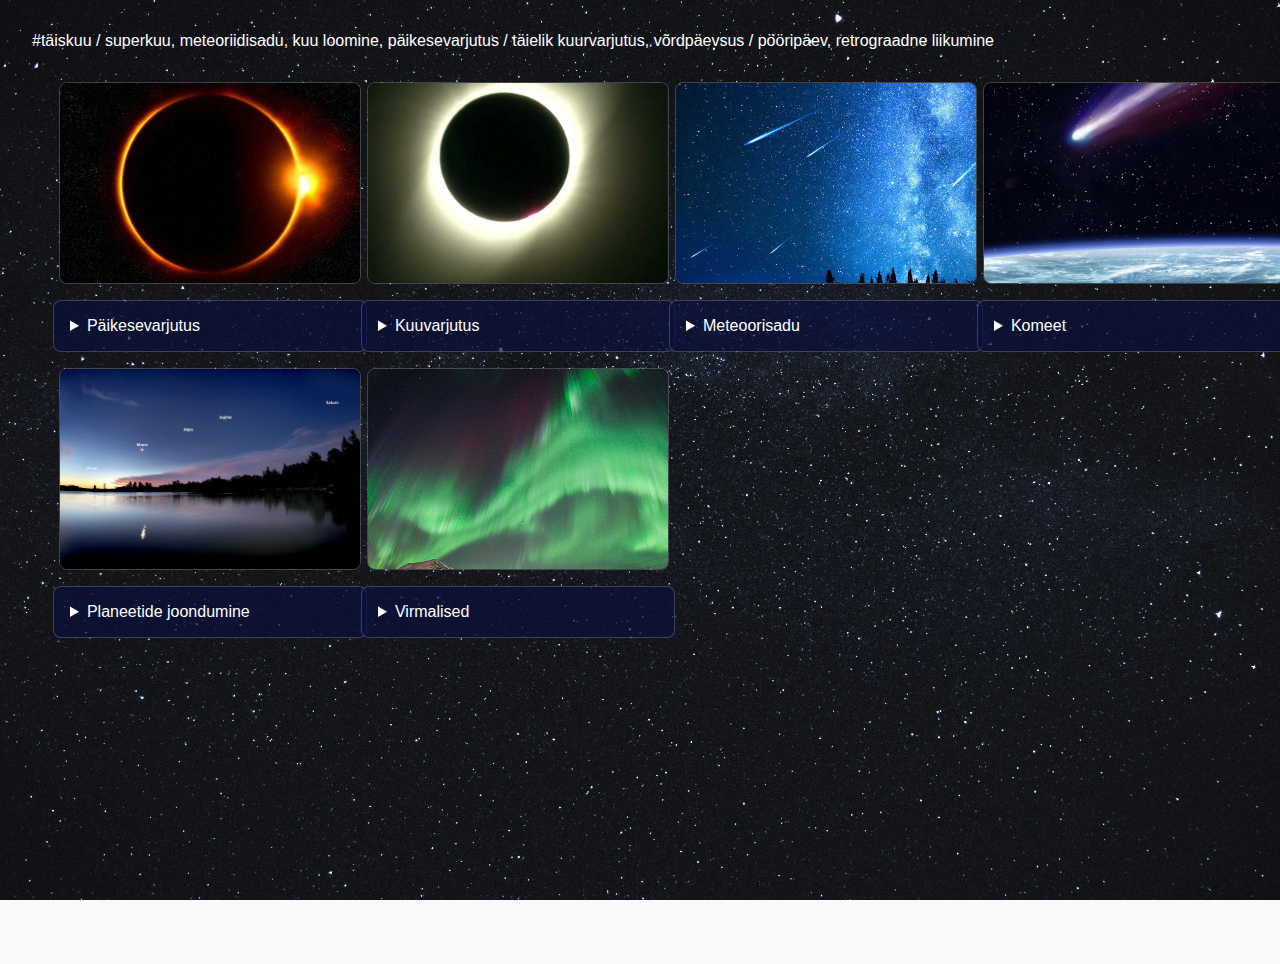
<file: Veebilehe-projekt-Nova-/astronoomia.html>
#täiskuu / superkuu, meteoriidisadu, kuu loomine, päikesevarjutus / täielik kuurvarjutus, võrdpäevsus / pööripäev, retrograadne liikumine


<!DOCTYPE html>
<html lang="et">
<head>
  <meta charset="UTF-8">
  <meta name="viewport" content="width=device-width, initial-scale=1.0">
  <title>Astronoomilised sündmused</title>
  <link rel="stylesheet" href="style.css">
</head>
<body class="events-page">

  <div class="events-grid">
 
    <div class="event">
      <div class="event-image">
        <img src="päikesevarjutus.jpg" alt="Päikesevarjutus">
      </div>
      <div class="event-text">
        <details class="event-description">
          <summary>Päikesevarjutus</summary>
          <p>
            12.08.2026 toimub Eestis osaline päikesevarjutus, mis on nähtav peamiselt põhja- ja idaosades. Päikesevarjutus tekib siis, kui Kuu liigub Maa ja Päikese vahele, varjates osaliselt või täielikult Päikese valguse Maa pealtvaatajate eest.
          </p>
      </div>
    </div>

  
    <div class="event">
      <div class="event-image">
        <img src="kuuvarjutus.jpg" alt="Kuuvarjutus">
      </div>
      <div class="event-text">
        <details class="event-description">
          <summary>Kuuvarjutus</summary>
          <p>
            28.08.2026 toimub Eestis osaline kuuvarjutus, mis on nähtav kogu riigis. Kuuvarjutus tekib siis, kui Maa liigub Kuu ja Päikese vahele, varjates osaliselt või täielikult Kuu valguse Maa pealtvaatajate eest.
          </p>
      </div>
    </div>

   
    <div class="event">
      <div class="event-image">
        <img src="meteoorisadu.png" alt="Meteoorisadu">
      </div>
      <div class="event-text">
        <details class="event-description">
          <summary>Meteoorisadu</summary>
          <p>
            Meteoorisadu on astronoomiline nähtus, kus Maa atmosfääri siseneb suur hulk meteoroide, mis põlevad taevas heledate joonte või "tulekera" kujul.</p>
            <p>
            3.-4.01.2026 Kvadrantiidide meteoorisadu, mis on üks aasta eredamaid ja aktiivsemaid. Parim vaatluskoht on pimedas, linnatuledest eemal.</p>
            <p>
            22.04.2026 Lüriidide meteoorisadu, mis paistab silma aeglaste ja heledate meteooridega. Parim aeg selle meteoorisaju vaatamiseks on varahommikul enne koitu.</p>
            <p>
            27.06.2026 Bootiidide meteoorisadu, mida iseloomustavad aeglased ja suhteliselt heledad meteoorid. Kõige parem aeg on seda vaadata varajastel hommikutundidel.</p>
            <p>
            29.-30.07.2026 Delta-Akvariidide meteoorisadu, mis on tuntud oma aeglaste ja kollakate meteooride poolest. Parim aeg vaatlemiseks on pärast südaööd.</p>
            <p>
            12.-13.08.2026 Perseiidide meteoorisadu, mis on üks tuntumaid ja heledamaid meteoorisadusid. Parim aeg selle vaatamiseks on pärast südaööd.</p>
            <p>
            01.09.2026 Aurigiidide meteoorisadu, mida iseloomustavad kiired, sageli sinakad meteoorid. Parim aeg vaatlemiseks on varahommikul enne koitu.</p>
            <p>
            09.09.2026 Epsilon-Perseiidide meteoorisadu. Väike, aga ilus sadu. Parim aeg vaatlemiseks on varahommikul enne koitu.</p>
            <p>
            10.09.2026 Piscidide meteoorisadu. Tavaliselt nõrk meteoorisadu.</p>
            <p>
            07.10.2026 Drakoniidide meteoorisadu. Meteoorid on aeglased ja vahel toimub meteooritorm. Parim aeg vaatamiseks on pärast päikeseloojangut.</p>
            <p>
            09.-10.10.2026 Põhja-Tauriidide meteoorisadu. Meteoorid on aeglased, oranžikad ja tulekeradena eredad. Parim aeg vaatamiseks on pärast südaööd.</p>
            <p>
            21.10.2026 Orioniidide meteoorisadu. Meteoorid on kiired ja eredad. Parim aeg vaatamiseks on pärast südaööd.</p>
            <p>
            24.10.2026 Lõuna-Tauriidide meteoorisadu. Meteoorid on aeglased ja kollakasoranžid.</p>
            <p>
            04.-05.11.2026 Lõuna-Tauriidide meteoorisadu (jätkub). Parim aeg vaatamiseks on pärast südaööd.</p>
            <p>
            12.11.2026 Põhja-Tauriidide meteoorisadu. Parim aeg vaatamiseks on hilisõhtul.</p>
            <p>
            17.11.2026 Leoniidide meteoorisadu. Üks tuntumaid meteoorisadusid, mida iseloomustavad kiired ja heledad meteoorid. Parim aeg vaatamiseks on varahommikul enne koitu.</p>
            <p>
            21.11.2026 Alfa-Monotseriidide meteoorisadu. Tavaliselt nõrk meteoorisadu. Parim aeg vaatamiseks on varahommikul enne koitu.</p>
            <p>
            28.11.2026 Andromeedi-Tauriidide meteoorisadu. Väga nõrgad ja visuaalselt harva nähtavad meteoorid.</p>
            <p>
            07.12.2026 Phoenikiidide meteoorisadu. Väga nõrk ja lühike sadu.</p>
            <p>
            09.12.2026 Puppiidide meteoorisadu. Üsna väike ja nõrk sadu.</p>
            <p>
            14.12.2026 Geminiidide meteoorisadu. Üks aasta erksamid ja rikkalikumaid meteoorisadusid, mis on tuntud aeglaste ja heledate meteooride poolest. Parim aeg vaatamiseks on pärast südaööd.
          </p>
      </div>
    </div>

   
    <div class="event">
      <div class="event-image">
        <img src="komeet.png" alt="Komeet">
      </div>
      <div class="event-text">
        <details class ="event-description">
          <summary>Komeet</summary>
          <p>
          04.01.2026 Komeet 24P/Schaumasse. Perioodiline komeet, mida saab näha binokliga või teleskoobiga. Parim aeg vaatamiseks on varahommikul enne koitu.</p>
          <p>
          20.01.2026 Komeet C/2024 E1. Perioodiline komeet, mis võib olla nähtav binokliga või teleskoobiga. Parim aeg vaatluseks jaanuari lõpp - veebruari algus. Nähtav madalal hommikutaevas.</p>
        </p>
      </div>
    </div>

  
    <div class="event">
      <div class="event-image">
        <img src="planetslinedup.jpg" alt="Planeetide joondumine">
      </div>
      <div class="event-text">
        <details class="event-description">
          <summary>Planeetide joondumine</summary>
          <p>
          28.02.2026 Nähtav mitme planeedi üheaegne kogunemine: Merkuuri, Veenuse, Neptuuni, Saturni, Uraani ning Jupiteri lähestikune paigutus õhtutaevas. Võib olla läheb vaja binoklit või teleskoopi.</p>
          <p>
          Planeetide joondumine on taevas toimuv nähtus, kus mitu planeeti näivad Maalt vaadatuna olevat ühel sirgel või lähestikku ühes taevaosas.</p>
        </p>
      </div>
    </div>

    
    <div class="event">
      <div class="event-image">
        <img src="virmalised.webp" alt="Virmalised">
      </div>
      <div class="event-text">
        <details class="event-description">
          <summary>Virmalised</summary>
          <p>
          Parim aeg Virmaliste vaatlemiseks on oktoober-veebruar, öösel kell 22:00 kuni 02:00. Põhiline tingimus on vaba põhjataevas ja minimaalne valgusreostus.</p>
          <p>
          Virmalised on taevas nähtav värviline valgusnähtus, mis tekib siis, kui Päikeselt tulevad laetusosakesed põrkuvad Maa atmosfääris olevate gaasimolekulidega, põhjustades nende helendamise.
        </p>
      </div>
    </div>
  </div>
</body>
</html>
</file>
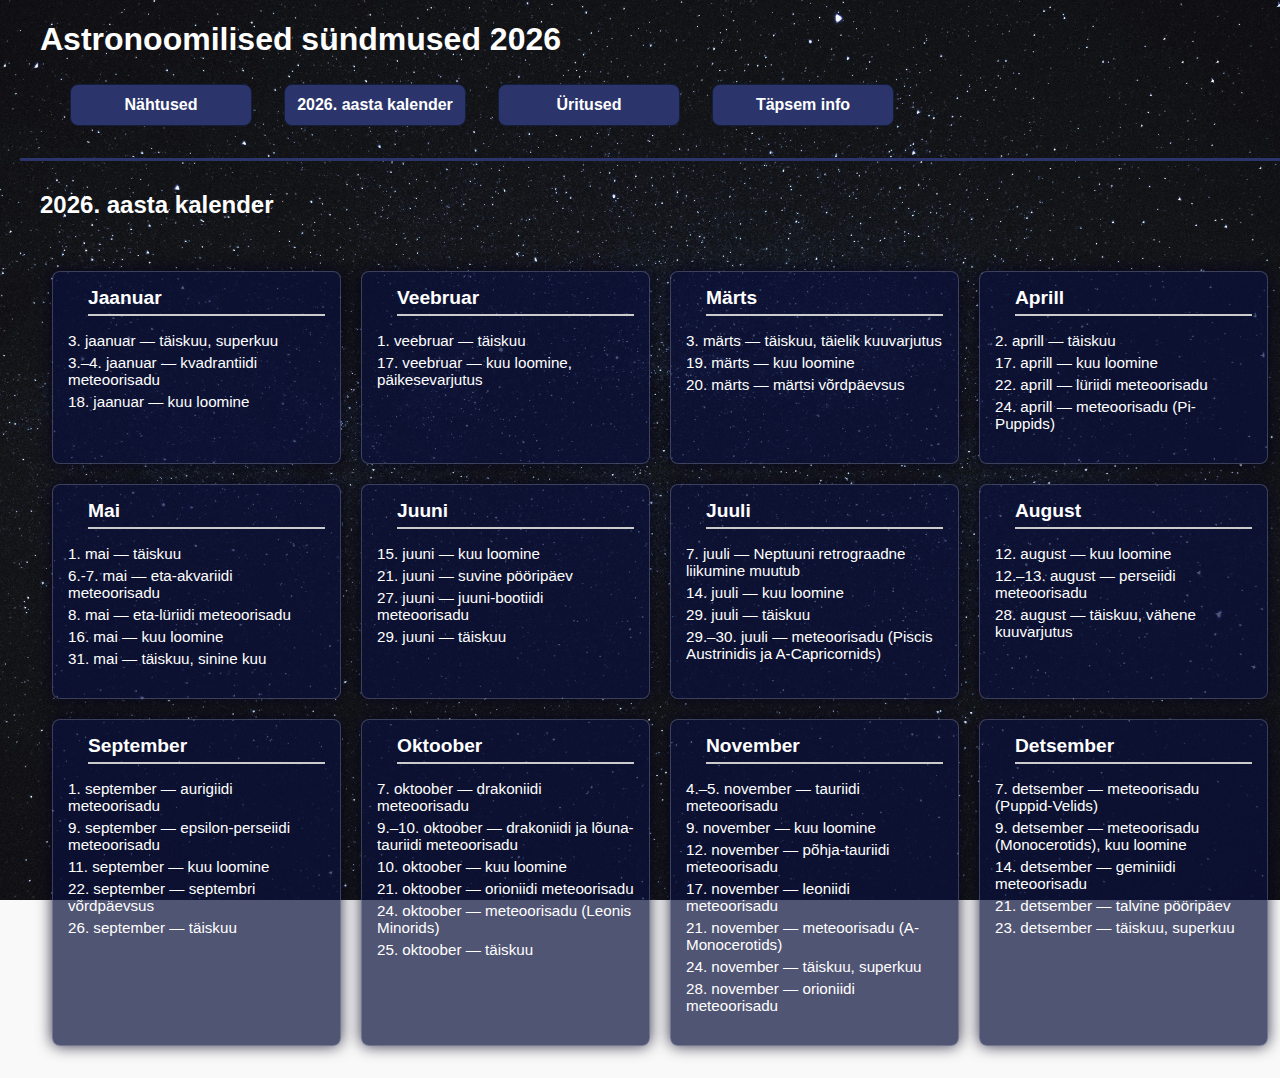
<file: Veebilehe-projekt-Nova-/kalender.html>
<!DOCTYPE html>
<html lang="et">

<head>
    <meta charset="UTF-8">
    <meta name="viewport" content="width=device-width, initial-scale=1.0">
    <title>Astronoomilised sündmused 2026</title>
    <link rel="stylesheet" href="style.css">
</head>

<body>
    <h1>Astronoomilised sündmused 2026</h1>

    <div class="link-boxes">
        <a href="index.html" class="box">Nähtused</a>
        <a href="kalender.html" class="box">2026. aasta kalender</a>
        <a href="üritused.html" class="box">Üritused</a>
        <a href="tapseminfo.html" class="box">Täpsem info</a>
    </div>
    <hr>

    </head>

    <body>
        <h2>2026. aasta kalender</h2>

        <div class="months-container">
            <div class="month-block">
                <h2>Jaanuar</h2>
                <ul>
                    <li>3. jaanuar — täiskuu, superkuu</li>
                    <li>3.–4. jaanuar — kvadrantiidi meteoorisadu</li>
                    <li>18. jaanuar — kuu loomine</li>
                </ul>
            </div>

            <div class="month-block">
                <h2>Veebruar</h2>
                <ul>
                    <li>1. veebruar — täiskuu</li>
                    <li>17. veebruar — kuu loomine, päikesevarjutus</li>
                </ul>
            </div>

            <div class="month-block">
                <h2>Märts</h2>
                <ul>
                    <li>3. märts — täiskuu, täielik kuuvarjutus</li>
                    <li>19. märts — kuu loomine</li>
                    <li>20. märts — märtsi võrdpäevsus</li>
                </ul>
            </div>

            <div class="month-block">
                <h2>Aprill</h2>
                <ul>
                    <li>2. aprill — täiskuu</li>
                    <li>17. aprill — kuu loomine</li>
                    <li>22. aprill — lüriidi meteoorisadu</li>
                    <li>24. aprill — meteoorisadu (Pi-Puppids)</li>
                </ul>
            </div>

            <div class="month-block">
                <h2>Mai</h2>
                <ul>
                    <li>1. mai — täiskuu</li>
                    <li>6.-7. mai — eta-akvariidi meteoorisadu</li>
                    <li>8. mai — eta-lüriidi meteoorisadu</li>
                    <li>16. mai — kuu loomine</li>
                    <li>31. mai — täiskuu, sinine kuu</li>
                </ul>
            </div>

            <div class="month-block">
                <h2>Juuni</h2>
                <ul>
                    <li>15. juuni — kuu loomine</li>
                    <li>21. juuni — suvine pööripäev</li>
                    <li>27. juuni — juuni-bootiidi meteoorisadu</li>
                    <li>29. juuni — täiskuu</li>
                </ul>
            </div>

            <div class="month-block">
                <h2>Juuli</h2>
                <ul>
                    <li>7. juuli — Neptuuni retrograadne liikumine muutub</li>
                    <li>14. juuli — kuu loomine</li>
                    <li>29. juuli — täiskuu</li>
                    <li>29.–30. juuli — meteoorisadu (Piscis Austrinidis ja A-Capricornids)</li>
                </ul>
            </div>

            <div class="month-block">
                <h2>August</h2>
                <ul>
                    <li>12. august — kuu loomine</li>
                    <li>12.–13. august — perseiidi meteoorisadu</li>
                    <li>28. august — täiskuu, vähene kuuvarjutus</li>
                </ul>
            </div>

            <div class="month-block">
                <h2>September</h2>
                <ul>
                    <li>1. september — aurigiidi meteoorisadu</li>
                    <li>9. september — epsilon-perseiidi meteoorisadu</li>
                    <li>11. september — kuu loomine</li>
                    <li>22. september — septembri võrdpäevsus</li>
                    <li>26. september — täiskuu</li>
                </ul>
            </div>

            <div class="month-block">
                <h2>Oktoober</h2>
                <ul>
                    <li>7. oktoober — drakoniidi meteoorisadu</li>
                    <li>9.–10. oktoober — drakoniidi ja lõuna-tauriidi meteoorisadu</li>
                    <li>10. oktoober — kuu loomine</li>
                    <li>21. oktoober — orioniidi meteoorisadu</li>
                    <li>24. oktoober — meteoorisadu (Leonis Minorids)</li>
                    <li>25. oktoober — täiskuu</li>
                </ul>
            </div>

            <div class="month-block">
                <h2>November</h2>
                <ul>
                    <li>4.–5. november — tauriidi meteoorisadu</li>
                    <li>9. november — kuu loomine</li>
                    <li>12. november — põhja-tauriidi meteoorisadu</li>
                    <li>17. november — leoniidi meteoorisadu</li>
                    <li>21. november — meteoorisadu (A-Monocerotids)</li>
                    <li>24. november — täiskuu, superkuu</li>
                    <li>28. november — orioniidi meteoorisadu</li>
                </ul>
            </div>

            <div class="month-block">
                <h2>Detsember</h2>
                <ul>
                    <li>7. detsember — meteoorisadu (Puppid-Velids)</li>
                    <li>9. detsember — meteoorisadu (Monocerotids), kuu loomine</li>
                    <li>14. detsember — geminiidi meteoorisadu</li>
                    <li>21. detsember — talvine pööripäev</li>
                    <li>23. detsember — täiskuu, superkuu</li>
                </ul>
            </div>
        </div>
    </body>

</html>
</file>
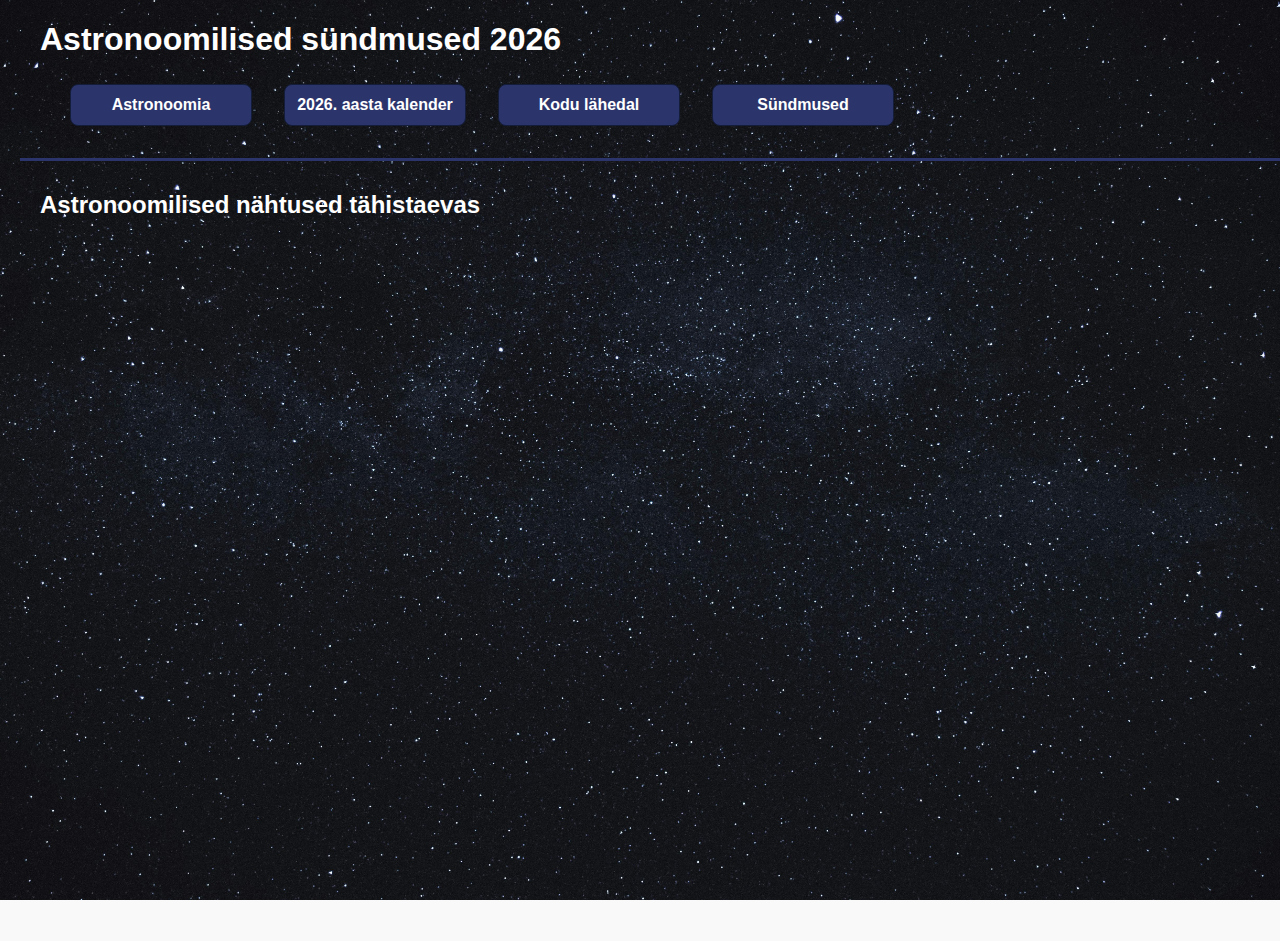
<file: Veebilehe-projekt-Nova-/kodulähedal.html>
<!DOCTYPE html>
<html lang="et">
  <head>
    <meta charset="UTF-8">
    <meta name="viewport" content="width=device-width, initial-scale=1.0">
    <title>Astronoomilised sündmused 2026</title>
    <link rel="stylesheet" href="style.css">
  </head>
  <body>
    <h1>Astronoomilised sündmused 2026</h1>

    <div class="link-boxes">
      <a href="main page.html" class="box">Astronoomia</a>
      <a href="kalender.html" class="box">2026. aasta kalender</a>
      <a href="kodulähedal.html" class="box">Kodu lähedal</a>
      <a href="astronoomia.html" class="box">Sündmused</a>
    </div>
    <hr> 
    <h2>Astronoomilised nähtused tähistaevas</h2>
    <br>
</file>
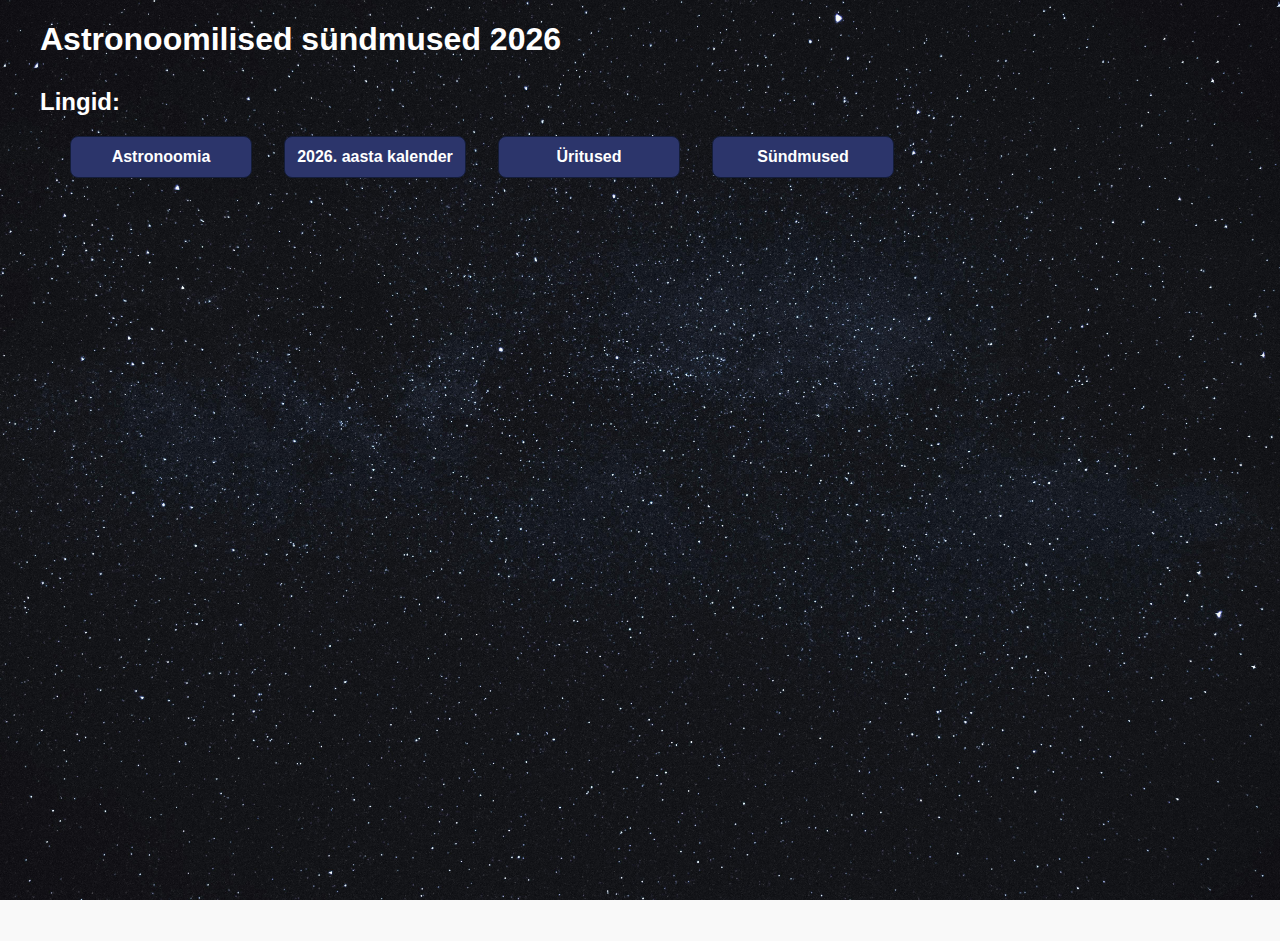
<file: Veebilehe-projekt-Nova-/main page.html>
<!DOCTYPE html>
<html lang="et">
  <head>
    <meta charset="UTF-8">
    <meta name="viewport" content="width=device-width, initial-scale=1.0">
    <title>Astronoomilised sündmused 2026</title>
    <link rel="stylesheet" href="style.css">
  </head>
  <body>
    <h1>Astronoomilised sündmused 2026</h1>
    <h2>Lingid:</h2>

    <div class="link-boxes">
      <a href="#" class="box">Astronoomia</a>
      <a href="#" class="box">2026. aasta kalender</a>
      <a href="üritused.html" class="box">Üritused</a>
      <a href="#" class="box">Sündmused</a>
    </div>

  </body>
</html>
</file>
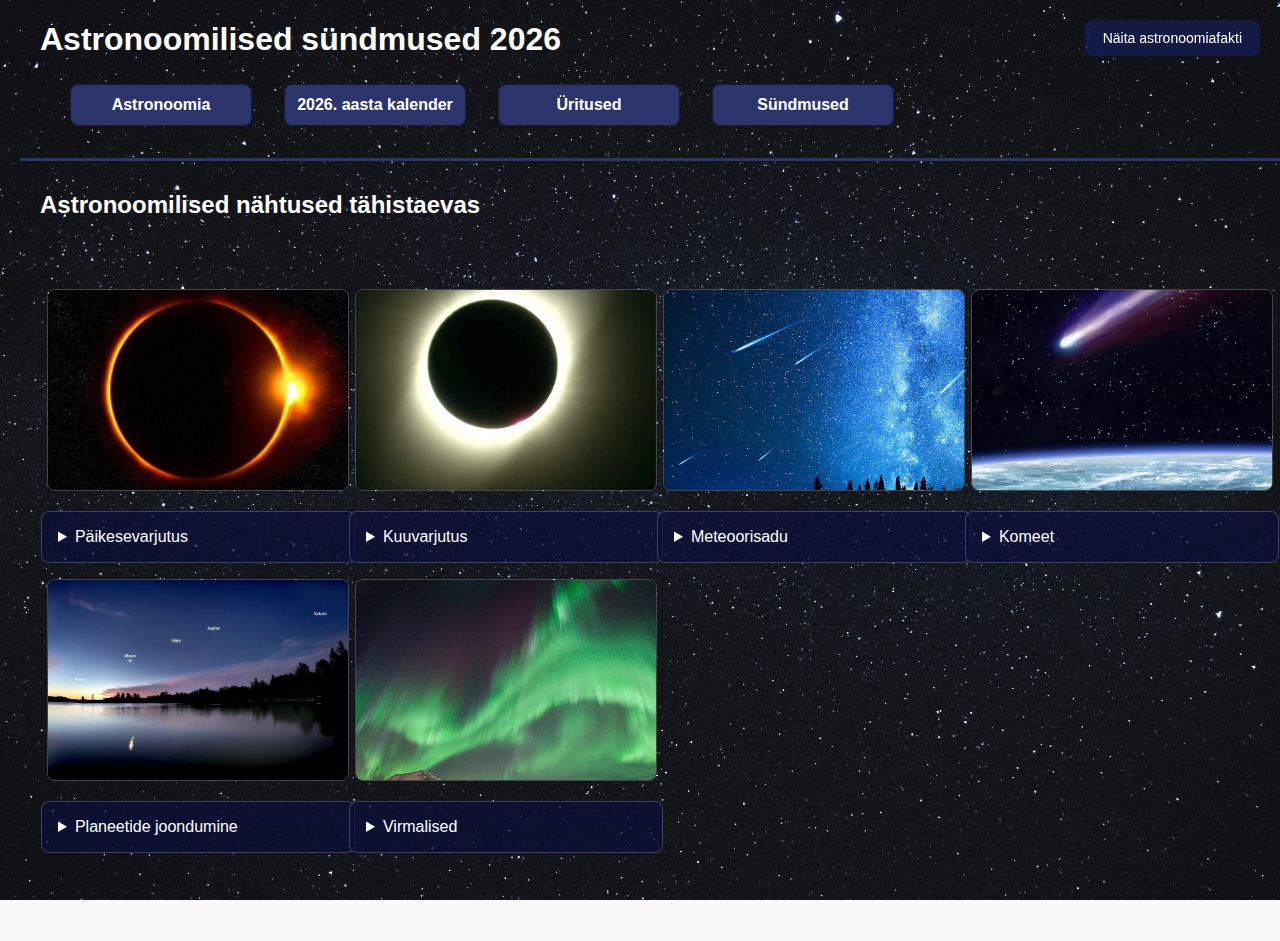
<file: Veebilehe-projekt-Nova-/main_page.html>
<!DOCTYPE html>
<html lang="et">
  <head>
    <meta charset="UTF-8">
    <meta name="viewport" content="width=device-width, initial-scale=1.0">
    <title>Astronoomilised sündmused 2026</title>
    <link rel="stylesheet" href="style.css">
  </head>

  <body>
    <!-- Juhusliku astronoomiafakti nupp -->
    <div class="fakti-nurk">
      <button id="faktNupp">Näita astronoomiafakti</button>
      <p id="faktTekst"></p>
    </div>

    <h1>Astronoomilised sündmused 2026</h1>

    <div class="link-boxes">
      <a href="main_page.html" class="box">Astronoomia</a>
      <a href="kalender.html" class="box">2026. aasta kalender</a>
      <a href="üritused.html" class="box">Üritused</a>
      <a href="astronoomia.html" class="box">Sündmused</a>
    </div>

    <hr>
    <h2>Astronoomilised nähtused tähistaevas</h2>
    <br>

    <div class="events-grid">

      <!-- Päikesevarjutus -->
      <div class="event">
        <div class="event-image">
          <img src="päikesevarjutus.jpg" alt="Päikesevarjutus">
        </div>
        <div class="event-text">
          <details class="event-description">
            <summary>Päikesevarjutus</summary>
            <p>12.08.2026 toimub Eestis osaline päikesevarjutus, mis on nähtav peamiselt põhja- ja idaosades. Päikesevarjutus tekib siis, kui Kuu liigub Maa ja Päikese vahele, varjates osaliselt või täielikult Päikese valguse Maa pealtvaatajate eest.</p>
          </details>
        </div>
      </div>

      <!-- Kuuvarjutus -->
      <div class="event">
        <div class="event-image">
          <img src="kuuvarjutus.jpg" alt="Kuuvarjutus">
        </div>
        <div class="event-text">
          <details class="event-description">
            <summary>Kuuvarjutus</summary>
            <p>28.08.2026 toimub Eestis osaline kuuvarjutus, mis on nähtav kogu riigis. Kuuvarjutus tekib siis, kui Maa liigub Kuu ja Päikese vahele, varjates osaliselt või täielikult Kuu valguse Maa pealtvaatajate eest.</p>
          </details>
        </div>
      </div>

      <!-- Meteoorisadu -->
      <div class="event">
        <div class="event-image">
          <img src="meteoorisadu.png" alt="Meteoorisadu">
        </div>
        <div class="event-text">
          <details class="event-description">
            <summary>Meteoorisadu</summary>
            <p>Meteoorisadu on astronoomiline nähtus, kus Maa atmosfääri siseneb suur hulk meteoroide, mis põlevad taevas heledate joonte või "tulekera" kujul.</p>
            <p>3.–4.01.2026 Kvadrantiidide meteoorisadu – üks aasta eredamaid ja aktiivsemaid. Parim vaatluskoht on pimedas, linnatuledest eemal.</p>
            <p>22.04.2026 Lüriidide meteoorisadu – aeglased ja heledad meteoorid, parim aeg varahommikul enne koitu.</p>
            <p>27.06.2026 Bootiidide meteoorisadu – aeglased ja heledad meteoorid, parim aeg varahommikul.</p>
            <p>29.–30.07.2026 Delta-Akvariidide meteoorisadu – tuntud aeglaste ja kollakate meteooride poolest, parim aeg pärast südaööd.</p>
            <p>12.–13.08.2026 Perseiidide meteoorisadu – üks tuntumaid ja heledamaid meteoorisadusid, parim aeg pärast südaööd.</p>
            <p>01.09.2026 Aurigiidide meteoorisadu – kiired, sageli sinakad meteoorid, parim aeg varahommikul.</p>
            <p>07.10.2026 Drakoniidide meteoorisadu – aeglased meteoorid, vahel meteooritorm. Parim aeg pärast päikeseloojangut.</p>
            <p>17.11.2026 Leoniidide meteoorisadu – kiired ja heledad meteoorid, parim aeg varahommikul enne koitu.</p>
            <p>14.12.2026 Geminiidide meteoorisadu – aeglased ja heledad meteoorid, parim aeg pärast südaööd.</p>
          </details>
        </div>
      </div>

      <!-- Komeedid -->
      <div class="event">
        <div class="event-image">
          <img src="komeet.png" alt="Komeet">
        </div>
        <div class="event-text">
          <details class="event-description">
            <summary>Komeet</summary>
            <p>04.01.2026 Komeet 24P/Schaumasse – perioodiline komeet, mida saab näha binokliga või teleskoobiga. Parim aeg vaatamiseks on varahommikul enne koitu.</p>
            <p>20.01.2026 Komeet C/2024 E1 – nähtav binokliga või teleskoobiga, parim aeg jaanuari lõpus – veebruari alguses madalal hommikutaevas.</p>
          </details>
        </div>
      </div>

      <!-- Planeetide joondumine -->
      <div class="event">
        <div class="event-image">
          <img src="planetslinedup.jpg" alt="Planeetide joondumine">
        </div>
        <div class="event-text">
          <details class="event-description">
            <summary>Planeetide joondumine</summary>
            <p>28.02.2026 – mitme planeedi (Merkuur, Veenus, Neptuun, Saturn, Uraan, Jupiter) kogunemine õhtutaevas. Võib vaja minna binoklit või teleskoopi.</p>
            <p>Planeetide joondumine tähendab, et mitu planeeti näivad Maalt vaadatuna olevat lähestikku ühes taevaosas.</p>
          </details>
        </div>
      </div>

      <!-- Virmalised -->
      <div class="event">
        <div class="event-image">
          <img src="virmalised.webp" alt="Virmalised">
        </div>
        <div class="event-text">
          <details class="event-description">
            <summary>Virmalised</summary>
            <p>Parim aeg virmaliste vaatlemiseks on oktoobrist veebruarini, öösiti kell 22:00–02:00, kui taevas on selge ja valgusreostus minimaalne.</p>
            <p>Virmalised tekivad, kui Päikeselt tulevad laetud osakesed põrkuvad Maa atmosfääris olevate gaasimolekulidega, põhjustades helendamise.</p>
          </details>
        </div>
      </div>

    </div>

    <script src="script.js"></script>
  </body>
</html>
</file>
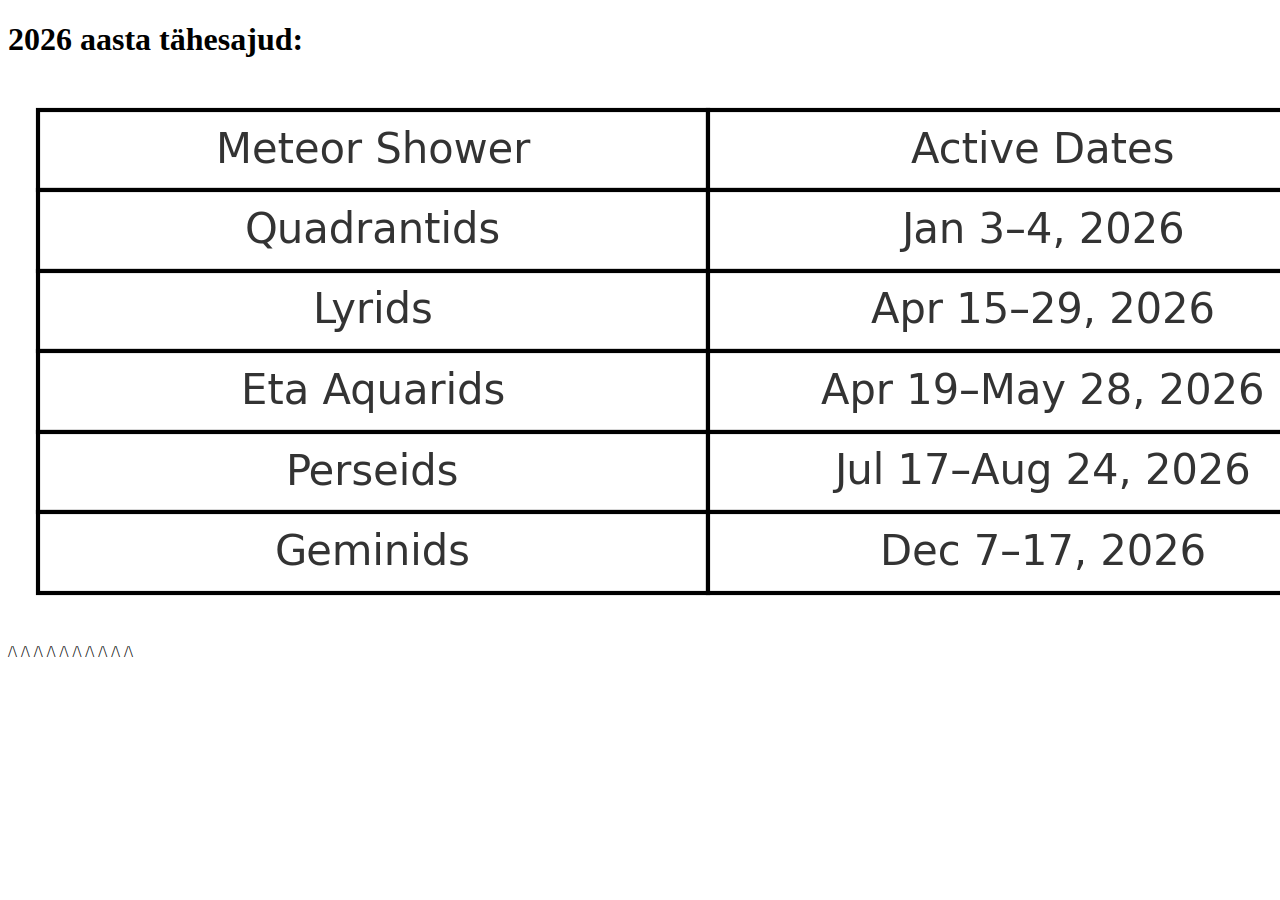
<file: Veebilehe-projekt-Nova-/meteoriidid.html>
<!DOCTYPE html>
<html lang="et">
  <head>
    <meta charset="UTF-8">
    <meta name="viewport" content="width=device-width, initial-scale=1.0">
    <title>Lehe päis</title>
  </head>
  <body>
    <h1>2026 aasta tähesajud:</h1>
    <img src="meteor_events_2026.png" alt="meteoriidid">
    <p>/\ /\ /\ /\ /\ /\ /\ /\ /\ /\ </p>
  </body>
</html>
</file>
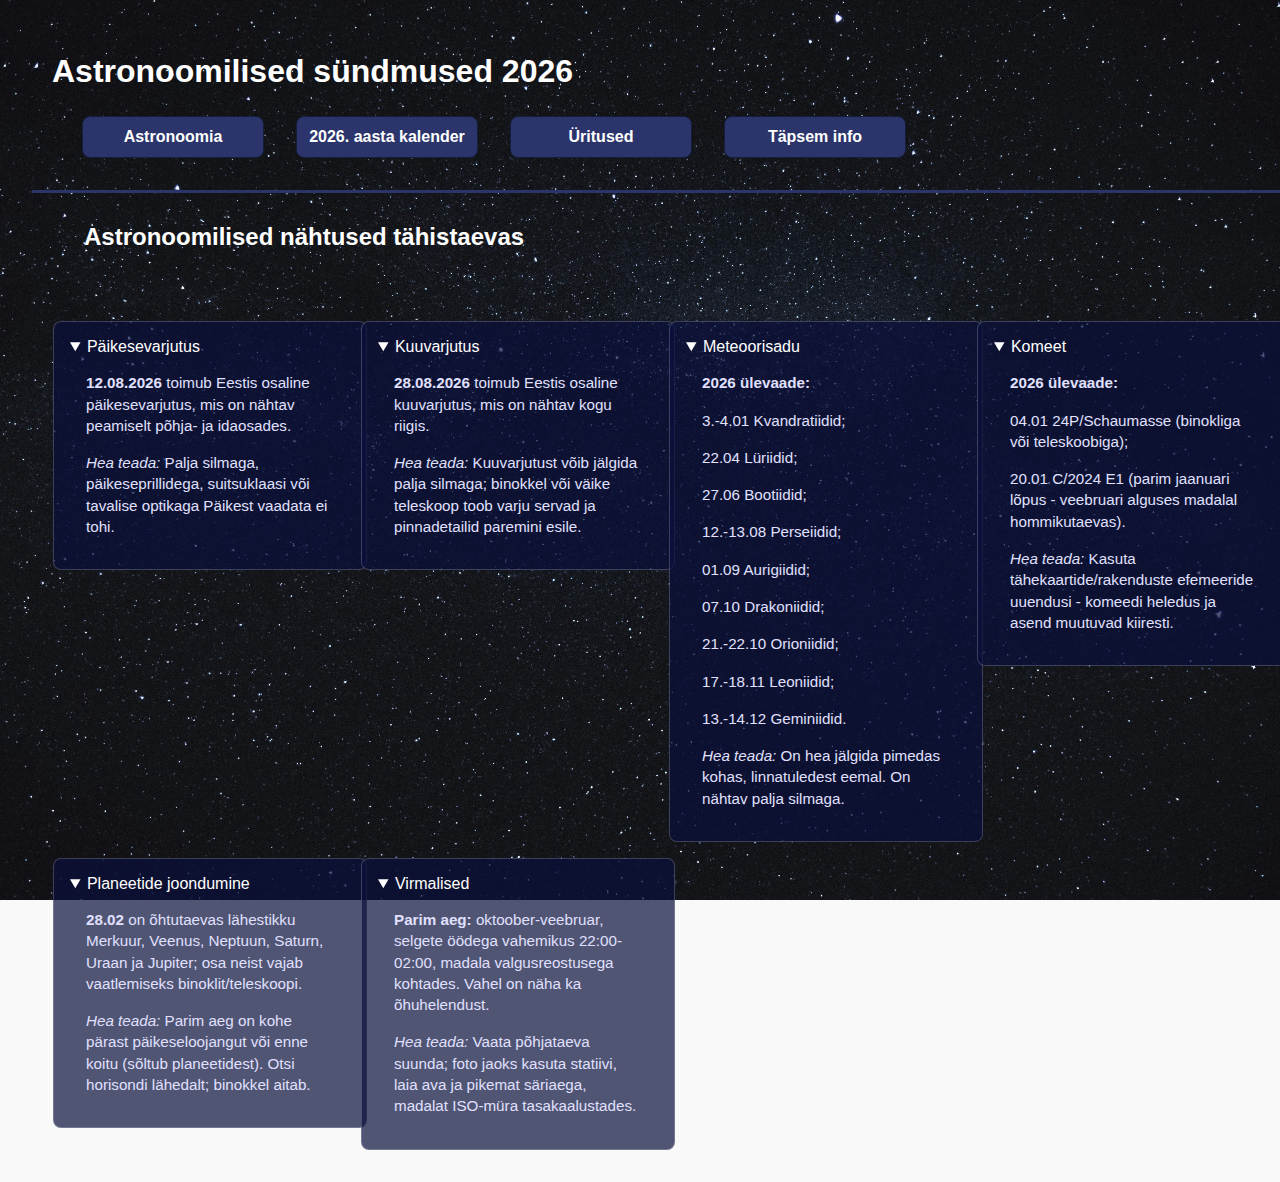
<file: Veebilehe-projekt-Nova-/tapseminfo.html>
<!DOCTYPE html>
<html lang="et">
  <head>
    <meta charset="UTF-8" />
    <meta name="viewport" content="width=device-width, initial-scale=1.0" />
    <title>Astronoomilised sündmused 2026</title>
    <link rel="stylesheet" href="style.css" />
  </head>

  <body class="events-page">

    <h1>Astronoomilised sündmused 2026</h1>

    <div class="link-boxes">
      <a href="index.html" class="box">Astronoomia</a>
      <a href="kalender.html" class="box">2026. aasta kalender</a>
      <a href="üritused.html" class="box">Üritused</a>
      <a href="tapseminfo.html" class="box">Täpsem info</a>
    </div>

    <hr />
    <h2 style="text-align:left; padding-left:2rem;">Astronoomilised nähtused tähistaevas</h2>
    <br />

    <div class="events-grid">
 
    <div class="event">
      <div class="event-text">
        <details class="event-description" open>
          <summary>Päikesevarjutus</summary>
          <p><strong>12.08.2026</strong> toimub Eestis osaline päikesevarjutus, mis on nähtav peamiselt põhja- ja idaosades.</p>
          <p><em>Hea teada: </em>Palja silmaga, päikeseprillidega, suitsuklaasi või tavalise optikaga Päikest vaadata ei tohi.</p>
        </details>
      </div>
    </div>

  
    <div class="event">
      <div class="event-text">
        <details class="event-description" open>
          <summary>Kuuvarjutus</summary>
          <p><strong>28.08.2026</strong> toimub Eestis osaline kuuvarjutus, mis on nähtav kogu riigis.</p>
          <p><em>Hea teada: </em> Kuuvarjutust võib jälgida palja silmaga; binokkel või väike teleskoop toob varju servad ja pinnadetailid paremini esile.</p>
        </details>
      </div>
    </div>

   
    <div class="event">
      <div class="event-text">
        <details class="event-description" open>
          <summary>Meteoorisadu</summary>
          <p><strong>2026 ülevaade: </strong></p>
          <p>3.-4.01 Kvandratiidid;</p>
          <p>22.04 Lüriidid;</p>
          <p>27.06 Bootiidid;</p>
          <p>12.-13.08 Perseiidid;</p>
          <p>01.09 Aurigiidid;</p>
          <p>07.10 Drakoniidid;</p>
          <p>21.-22.10 Orioniidid;</p>
          <p>17.-18.11 Leoniidid;</p>
          <p>13.-14.12 Geminiidid.</p>
          <p><em>Hea teada: </em> On hea jälgida pimedas kohas, linnatuledest eemal. On nähtav palja silmaga.</p>
        </details>
      </div>
    </div>

   
    <div class="event">
      <div class="event-text">
        <details class="event-description" open>
          <summary>Komeet</summary>
          <p><strong>2026 ülevaade: </strong></p>
          <p>04.01 24P/Schaumasse (binokliga või teleskoobiga);</p>  
          <p>20.01 C/2024 E1 (parim jaanuari lõpus - veebruari alguses madalal hommikutaevas).</p>
          <p><em>Hea teada: </em> Kasuta tähekaartide/rakenduste efemeeride uuendusi - komeedi heledus ja asend muutuvad kiiresti.</p>
        </details>
      </div>
    </div>

  
    <div class="event">
      <div class="event-text">
        <details class="event-description" open>
          <summary>Planeetide joondumine</summary>
          <p><strong>28.02</strong> on õhtutaevas lähestikku Merkuur, Veenus, Neptuun, Saturn, Uraan ja Jupiter; osa neist vajab vaatlemiseks binoklit/teleskoopi.</p>
          <p><em>Hea teada: </em> Parim aeg on kohe pärast päikeseloojangut või enne koitu (sõltub planeetidest). Otsi horisondi lähedalt; binokkel aitab.</p>
        </details> 
      </div>
    </div>

    
    <div class="event">
      <div class="event-text">
        <details class="event-description" open>
          <summary>Virmalised</summary>
          <p><strong>Parim aeg:</strong> oktoober-veebruar, selgete öödega vahemikus 22:00-02:00, madala valgusreostusega kohtades. Vahel on näha ka õhuhelendust.</p>
          <p><em>Hea teada: </em> Vaata põhjataeva suunda; foto jaoks kasuta statiivi, laia ava ja pikemat säriaega, madalat ISO-müra tasakaalustades.</p>
        </details>
      </div>
    </div>
  </div>
</body>
</html>
</file>
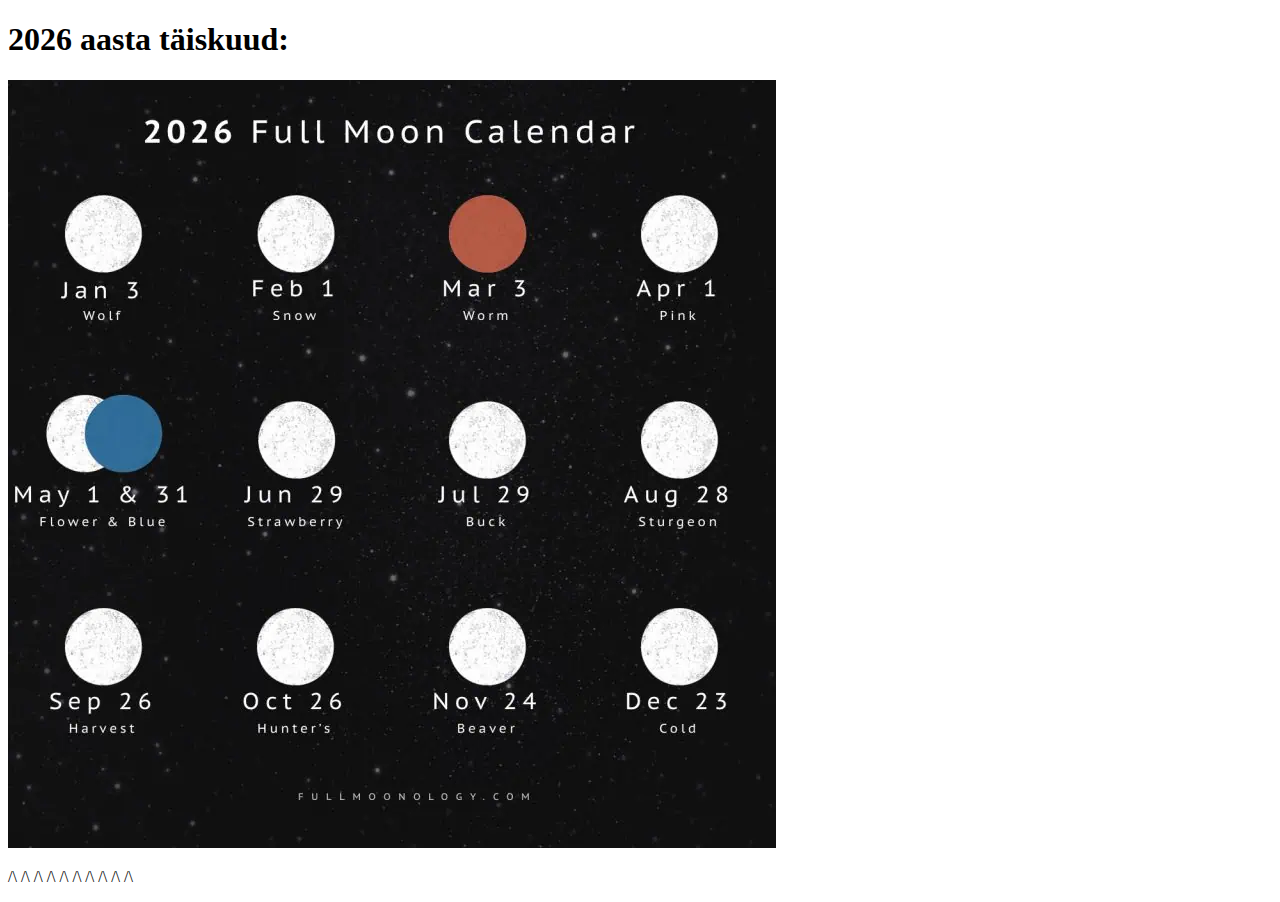
<file: Veebilehe-projekt-Nova-/täiskuud.html>
<!DOCTYPE html>
<html lang="et">
  <head>
    <meta charset="UTF-8">
    <meta name="viewport" content="width=device-width, initial-scale=1.0">
    <title>Lehe päis</title>
  </head>
  <body>
    <h1>2026 aasta täiskuud:</h1>
    <img src="kuud.webp" alt="täiskuud">
    <p>/\ /\ /\ /\ /\ /\ /\ /\ /\ /\ </p>
  </body>
</html>
</file>
<file: Veebilehe-projekt-Nova-/style.css>
/*INDEX LEHE CSS*/


body {
  margin: 0;
  padding: 0;
  height: 100vh;
  width: 100%;
  background-image: url("taust.jpg");
  background-size: cover;         
  background-position: center;    
  background-repeat: no-repeat;   
  background-attachment: fixed;   
  color: white;
  font-family: Arial, sans-serif;
  overflow-x: hidden;
}


h1, h2 {
  margin-left: 20px; 
}


hr {
  border: none;
  height: 3px;
  background-color: rgb(44, 53, 107); 
  margin: 30px 0; 
}


.link-boxes {
  padding-left: 50px;
  display: flex;
  gap: 2rem;
  margin-top: 1rem;
  margin-bottom: 2rem;
}

.box {
  display: flex;
  justify-content: center;
  align-items: center;
  width: 180px;
  height: 40px;
  border: 1px solid rgb(20, 29, 57); 
  background-color: rgb(44, 53, 107);
  text-decoration: none;
  color: rgb(255, 255, 255);
  font-weight: bold;
  font-size: 1rem;
  transition: all 0.3s ease;
  border-radius: 8px;
}

.box:hover {
  background-color: rgb(25, 36, 70);
  color: rgb(140, 143, 160);
}


/*ASTRONOOMIA LEHE CSS*/


.events-page {
  background-image: url("taust.jpg");
  background-size: cover;
  background-position: center;
  background-attachment: fixed;
  color: white;
  font-family: Arial, sans-serif;
  text-align: left;
  margin: 0;
  padding: 2rem;
}


h1 {
  font-size: 2rem;
  margin-bottom: 2rem;
}


.events-grid {
  display: grid;
  grid-template-columns: repeat(auto-fit, minmax(280px, 1fr));
  gap: 1rem;
  padding: 2rem;
  justify-items: center;
  align-items: start;
}


.event {
  display: flex;
  flex-direction: column;
  align-items: center;
  gap: 1rem;
}


.event-image img {
  width: 300px;
  height: 200px;
  object-fit: cover;
  opacity: 1;
  transition: transform 0.3s, opacity 0.3s;
  border: 1px solid rgba(255, 255, 255, 0.2);
  border-radius: 8px;
}


.event-text {
  background-color: rgba(10, 15, 60, 0.7); 
  border: 1px solid rgba(255, 255, 255, 0.2);
  padding: 1rem;
  width: 280px;
  border-radius: 8px;
}

.event-text p {
  font-size: 0.95rem;
  color: #e0e0ff;
  margin: 1rem;
  line-height: 1.4;
}


/*KALENDRI LEHE CSS*/


body {
  font-family: Arial, sans-serif;
  margin: 20px;
  background-color: #f9f9f9;
  color: #ffffff;
}

h1 {
  text-align: left;
  margin-bottom: 0px;
  padding-bottom: 10px;
  color: #ffffff
}

.months-container {
  display: grid;
  padding: 2rem;
  grid-template-columns: repeat(auto-fit, minmax(250px, 1fr));
  gap: 20px;
}


.month-block {
  background: rgba(10, 15, 60, 0.7);
  padding: 15px;
  border-radius: 8px;
  border: 1px solid rgba(255, 255, 255, 0.2);
  box-shadow: 0 0 15px rgba(0, 0, 30, 0.8);
}


.month-block h2 {
  margin-top: 0;
  color: #ffffff;
  border-bottom: 2px solid #ccc;
  padding-bottom: 5px;
  font-size: 1.2em;
}

ul {
  list-style: none;
  padding-left: 0;
  margin-top: 10px;
}

li {
  margin: 5px 0;
  font-size: 0.95em;
}


/*ÜRITUSED CSS*/

.events-section {
  padding: 2rem;
  text-align: center;
  color: white;
  margin-top: -30px;
}

.event-cards {
  display: flex;
  justify-content: center;
  flex-wrap: wrap;
  gap: 2rem;
  margin-top: 2rem;
}

.event-card {
  background-color: rgba(10, 15, 60, 0.7);
  border: 1px solid rgba(255, 255, 255, 0.2);
  border-radius: 12px;
  width: 340px;
  padding: 1.5rem;
  text-align: left;
  box-shadow: 0 0 15px rgba(0, 0, 30, 0.8);
  transition: transform 0.3s ease, box-shadow 0.3s ease;
}

.event-card:hover {
  transform: scale(1.03);
  box-shadow: 0 0 25px rgba(80, 120, 255, 0.8);
}

.event-card h3 {
  margin-bottom: 0.5rem;
  font-size: 1.3rem;
}

.event-link {
  color: #ffffff;
  text-decoration: none;
  transition: color 0.3s ease;
}

.event-link:hover {
  color: #88aaff;
  text-decoration: underline;
}

.event-card p {
  color: #d8e2ff;
  line-height: 1.4;
  font-size: 0.95rem;
}


/*JavaScript CSS*/

.fakti-nurk {
  position: fixed;
  top: 20px;
  right: 20px;
  text-align: right;
}

#faktNupp {
  background-color: rgba(20, 30, 80, 0.8);
  color: white;
  border: none;
  padding: 10px 18px;
  border-radius: 8px;
  font-size: 14px;
  cursor: pointer;
  transition: background-color 0.3s ease;
}

#faktNupp:hover {
  background-color: rgba(40, 60, 140, 0.9);
}

#faktTekst {
  margin-top: 8px;
  font-style: italic;
  color: #cfd6ff;
  width: 220px;
}
</file>
